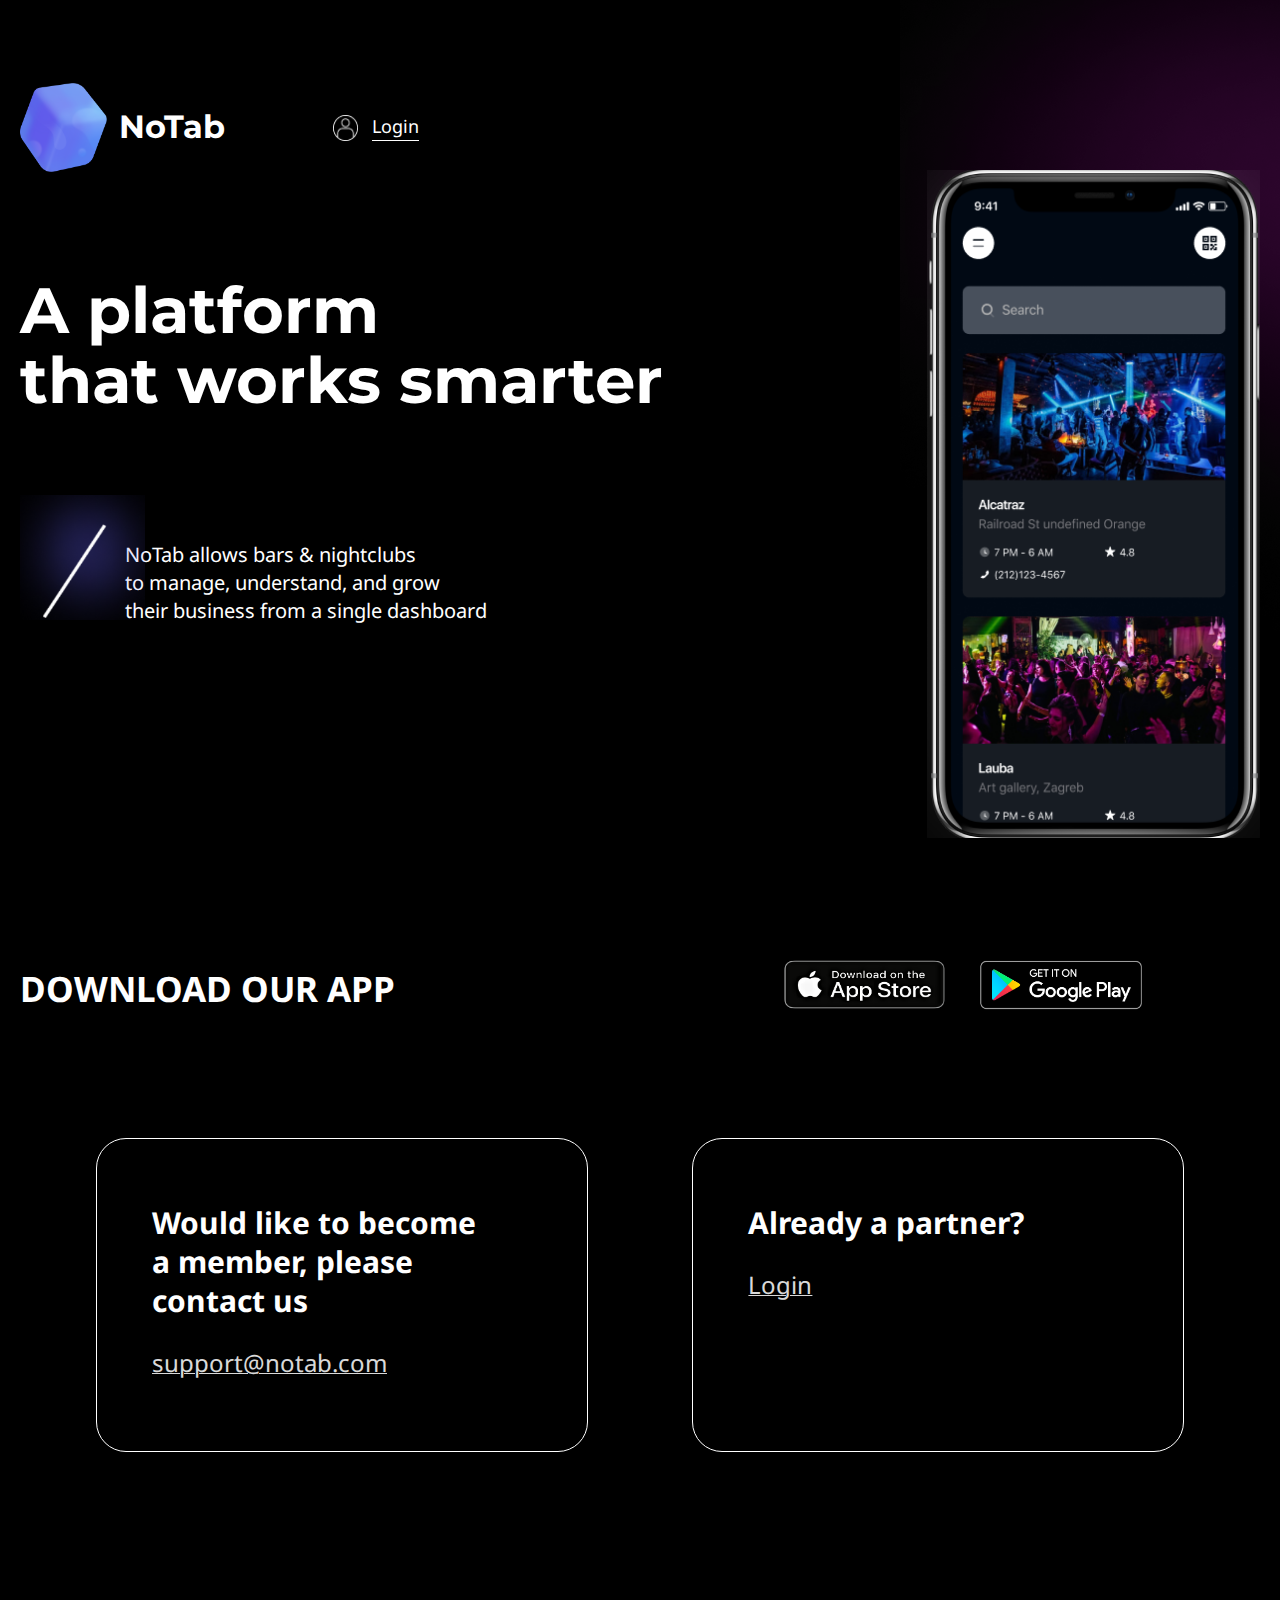
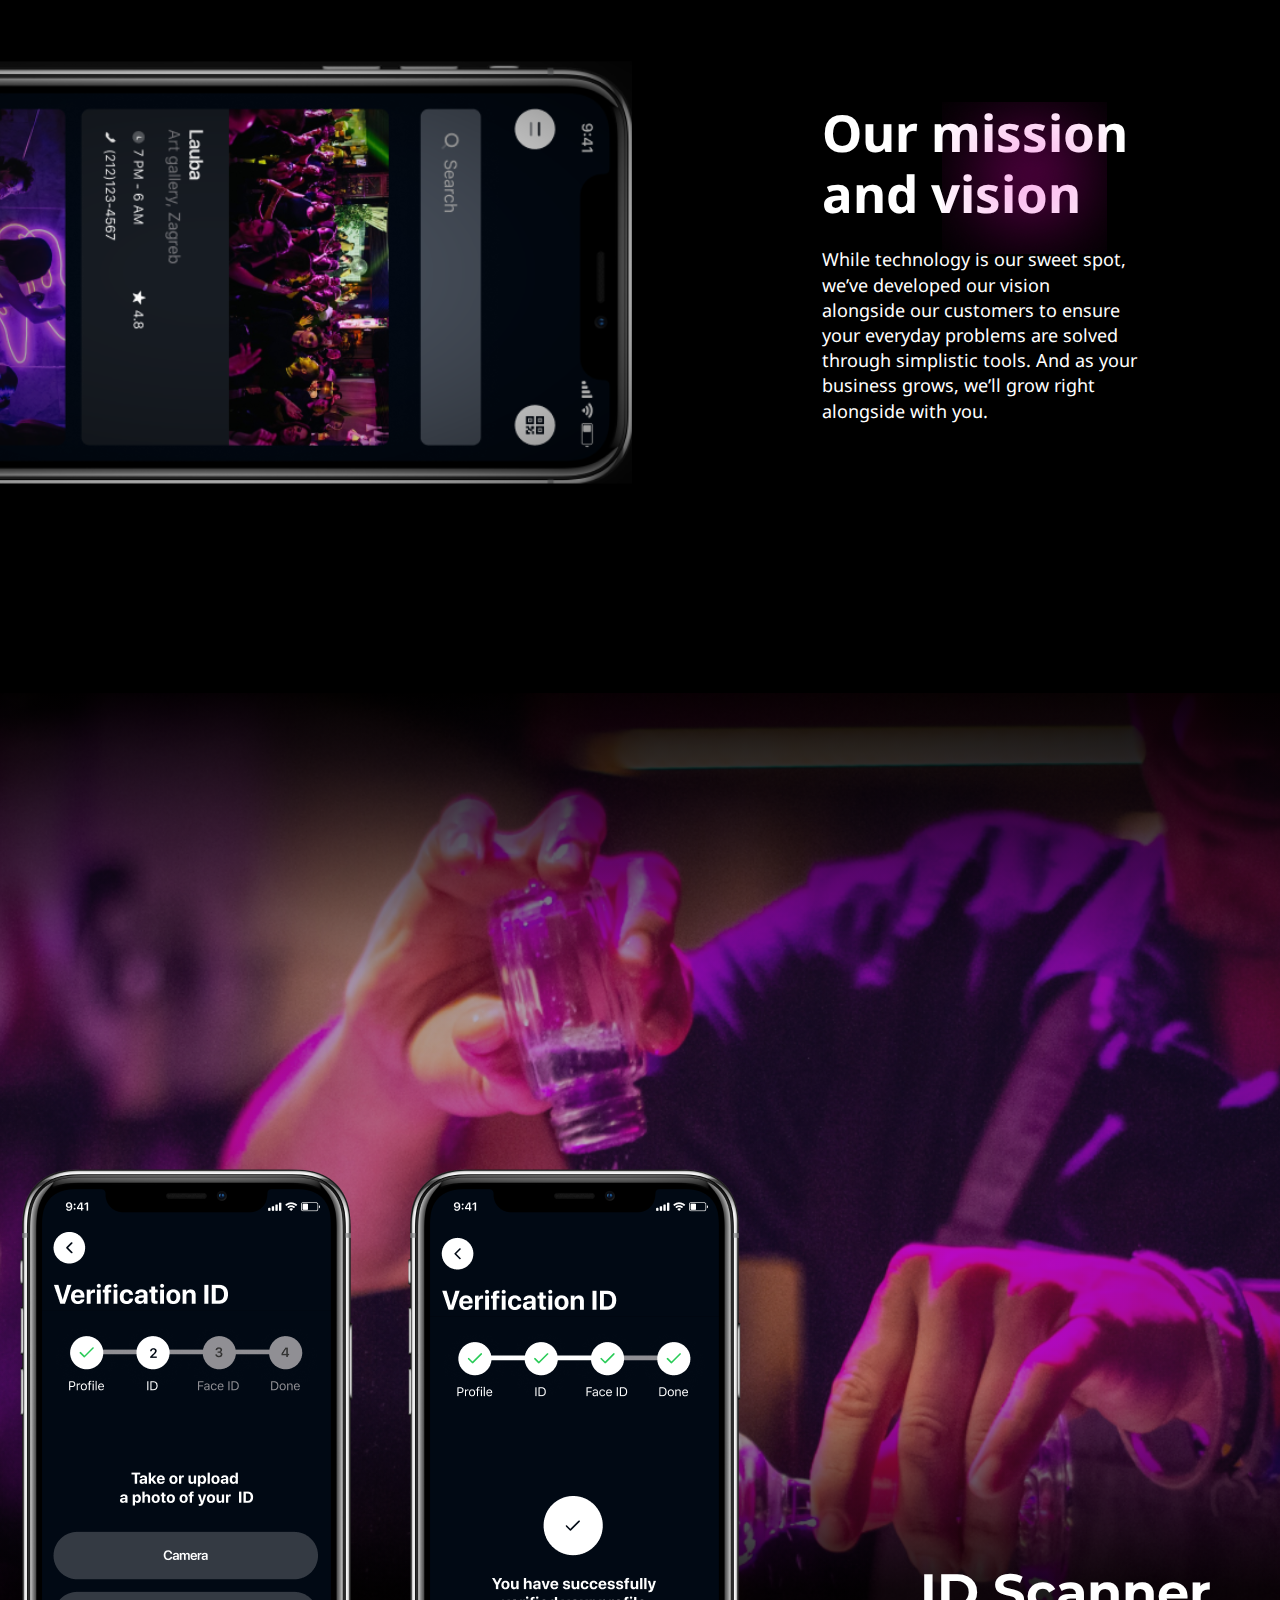
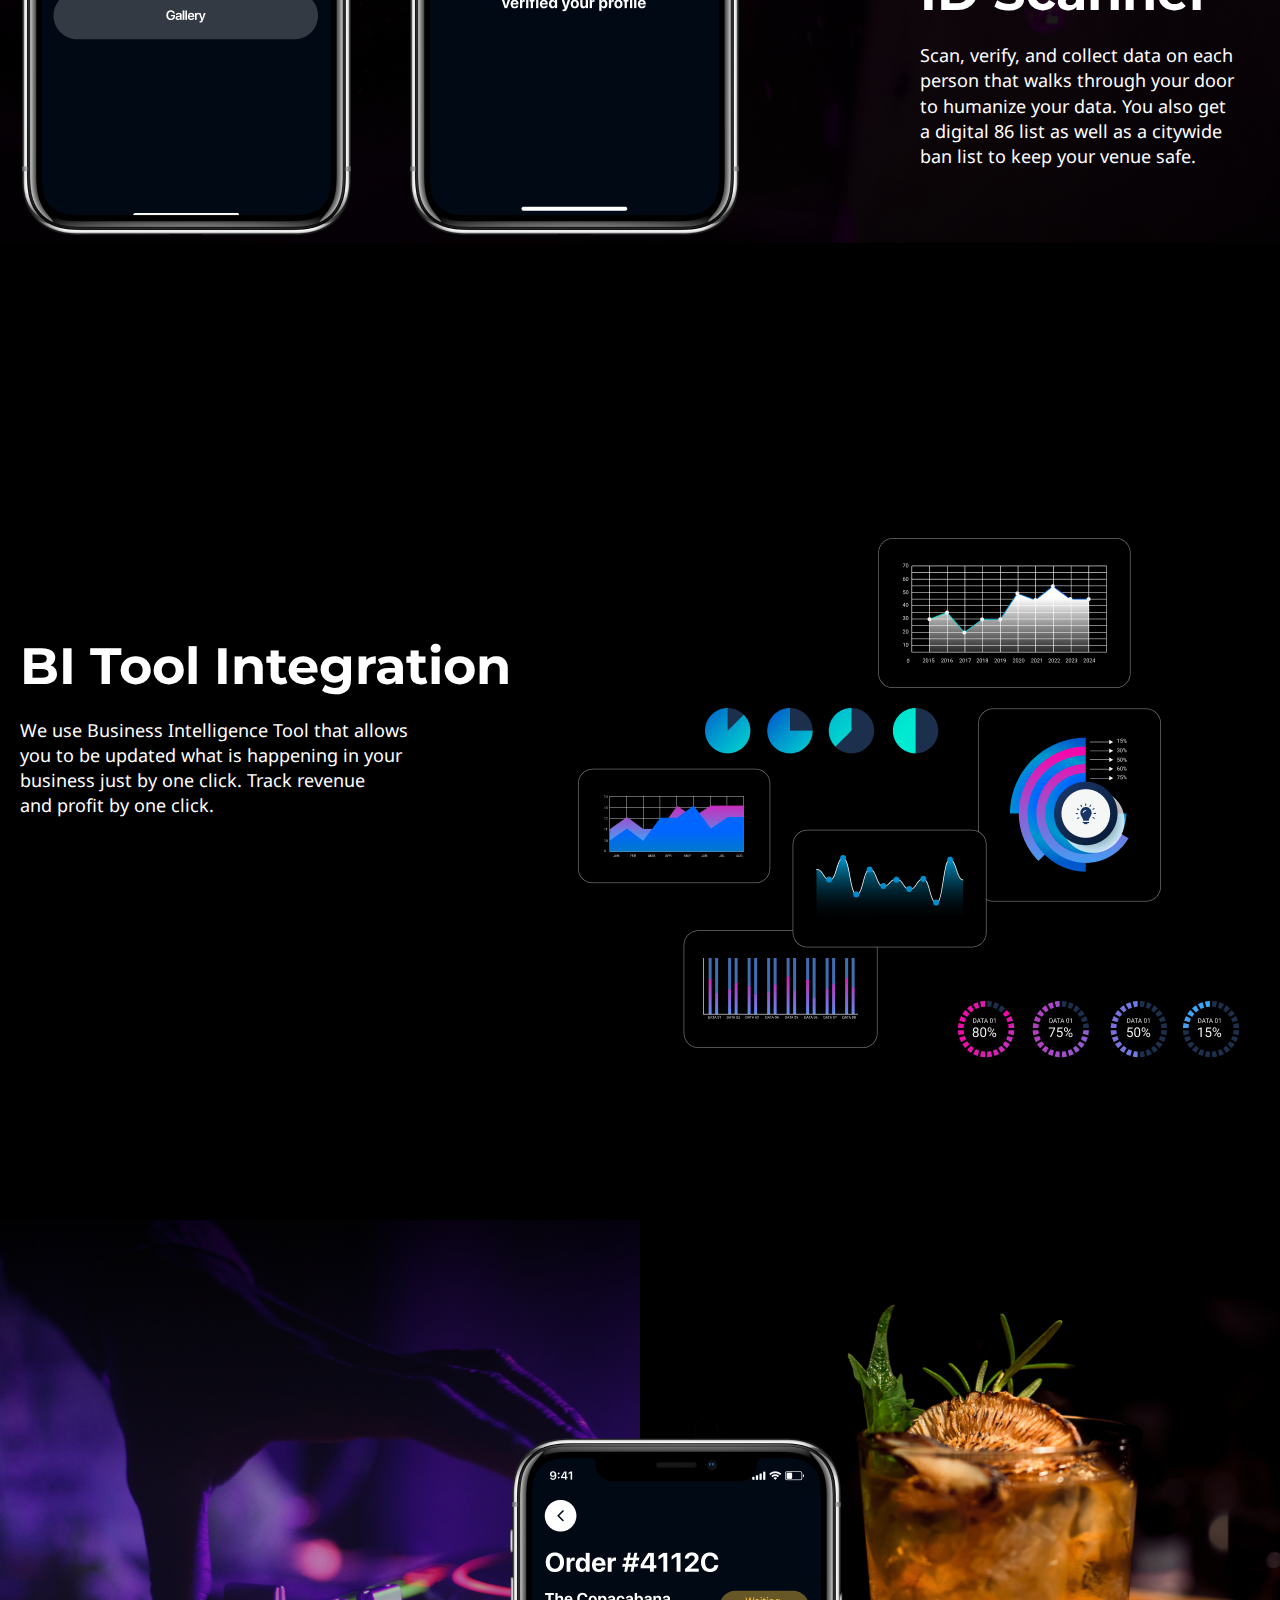
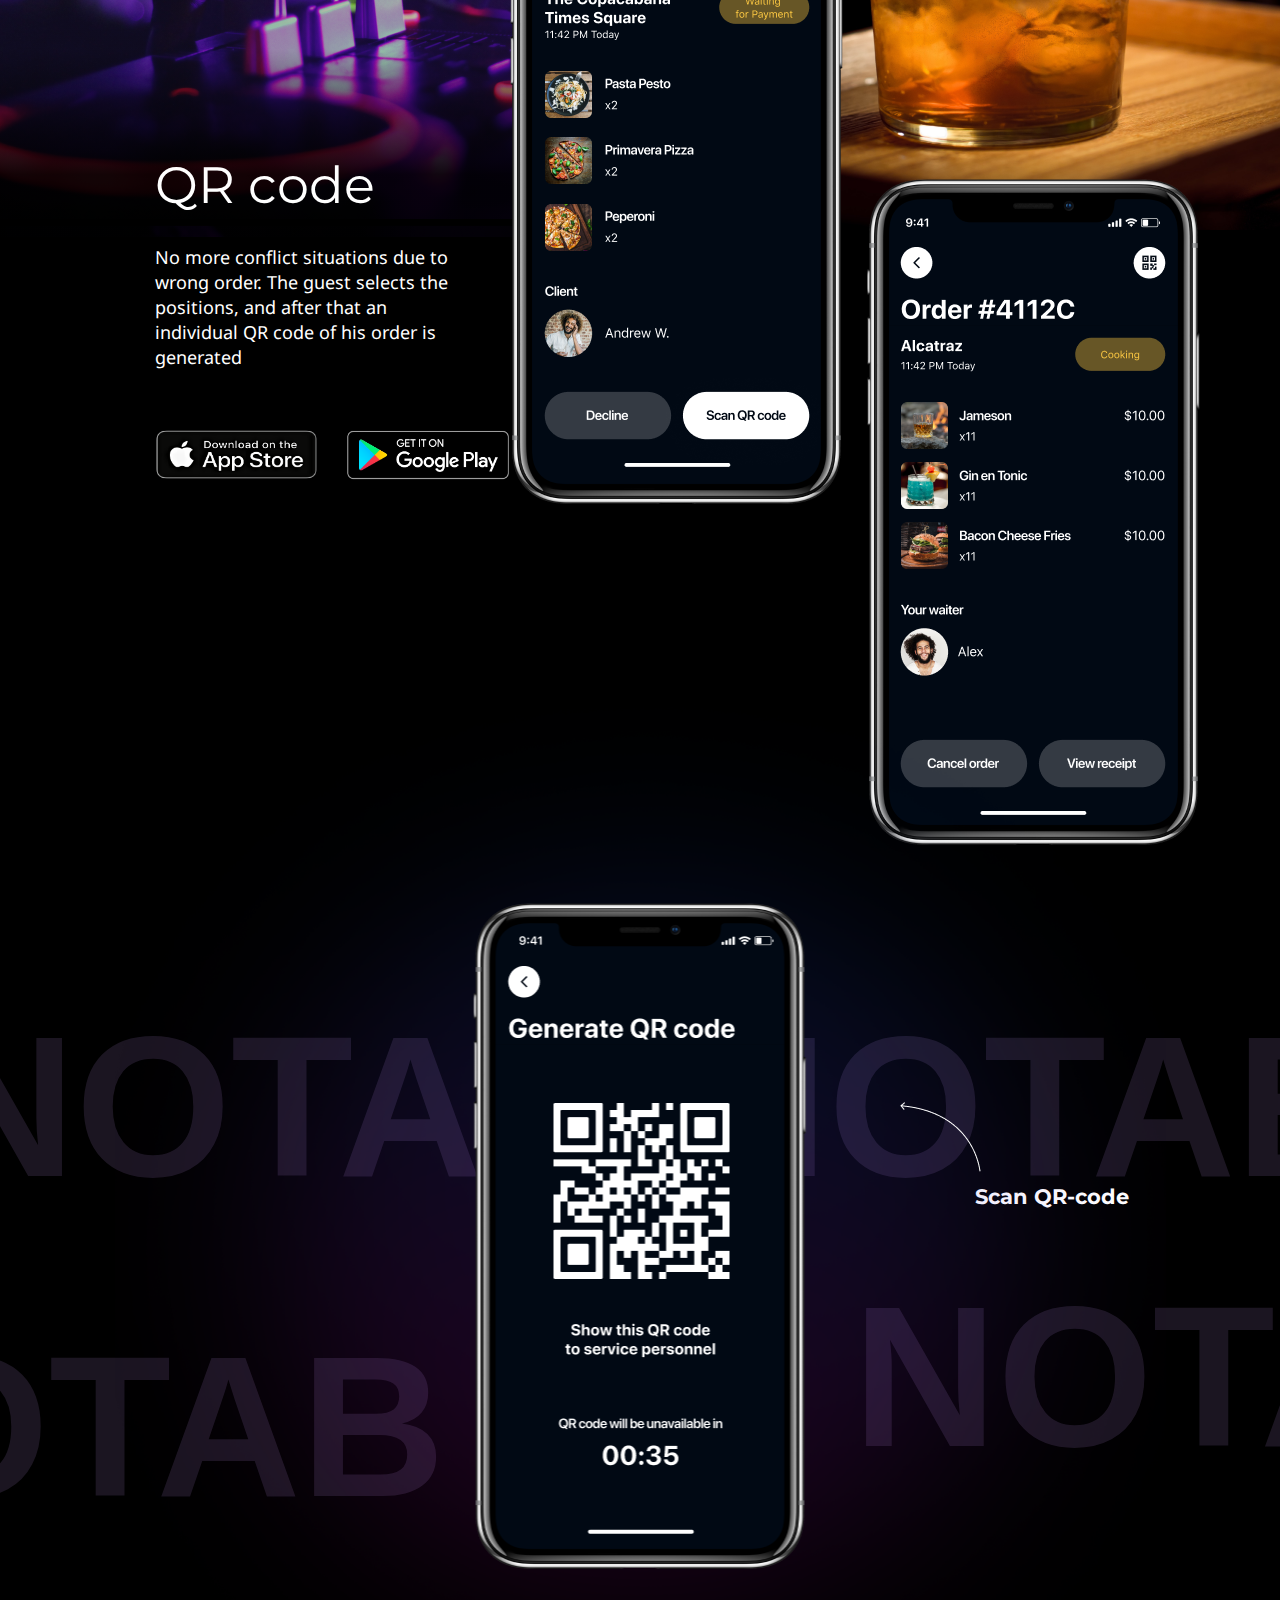
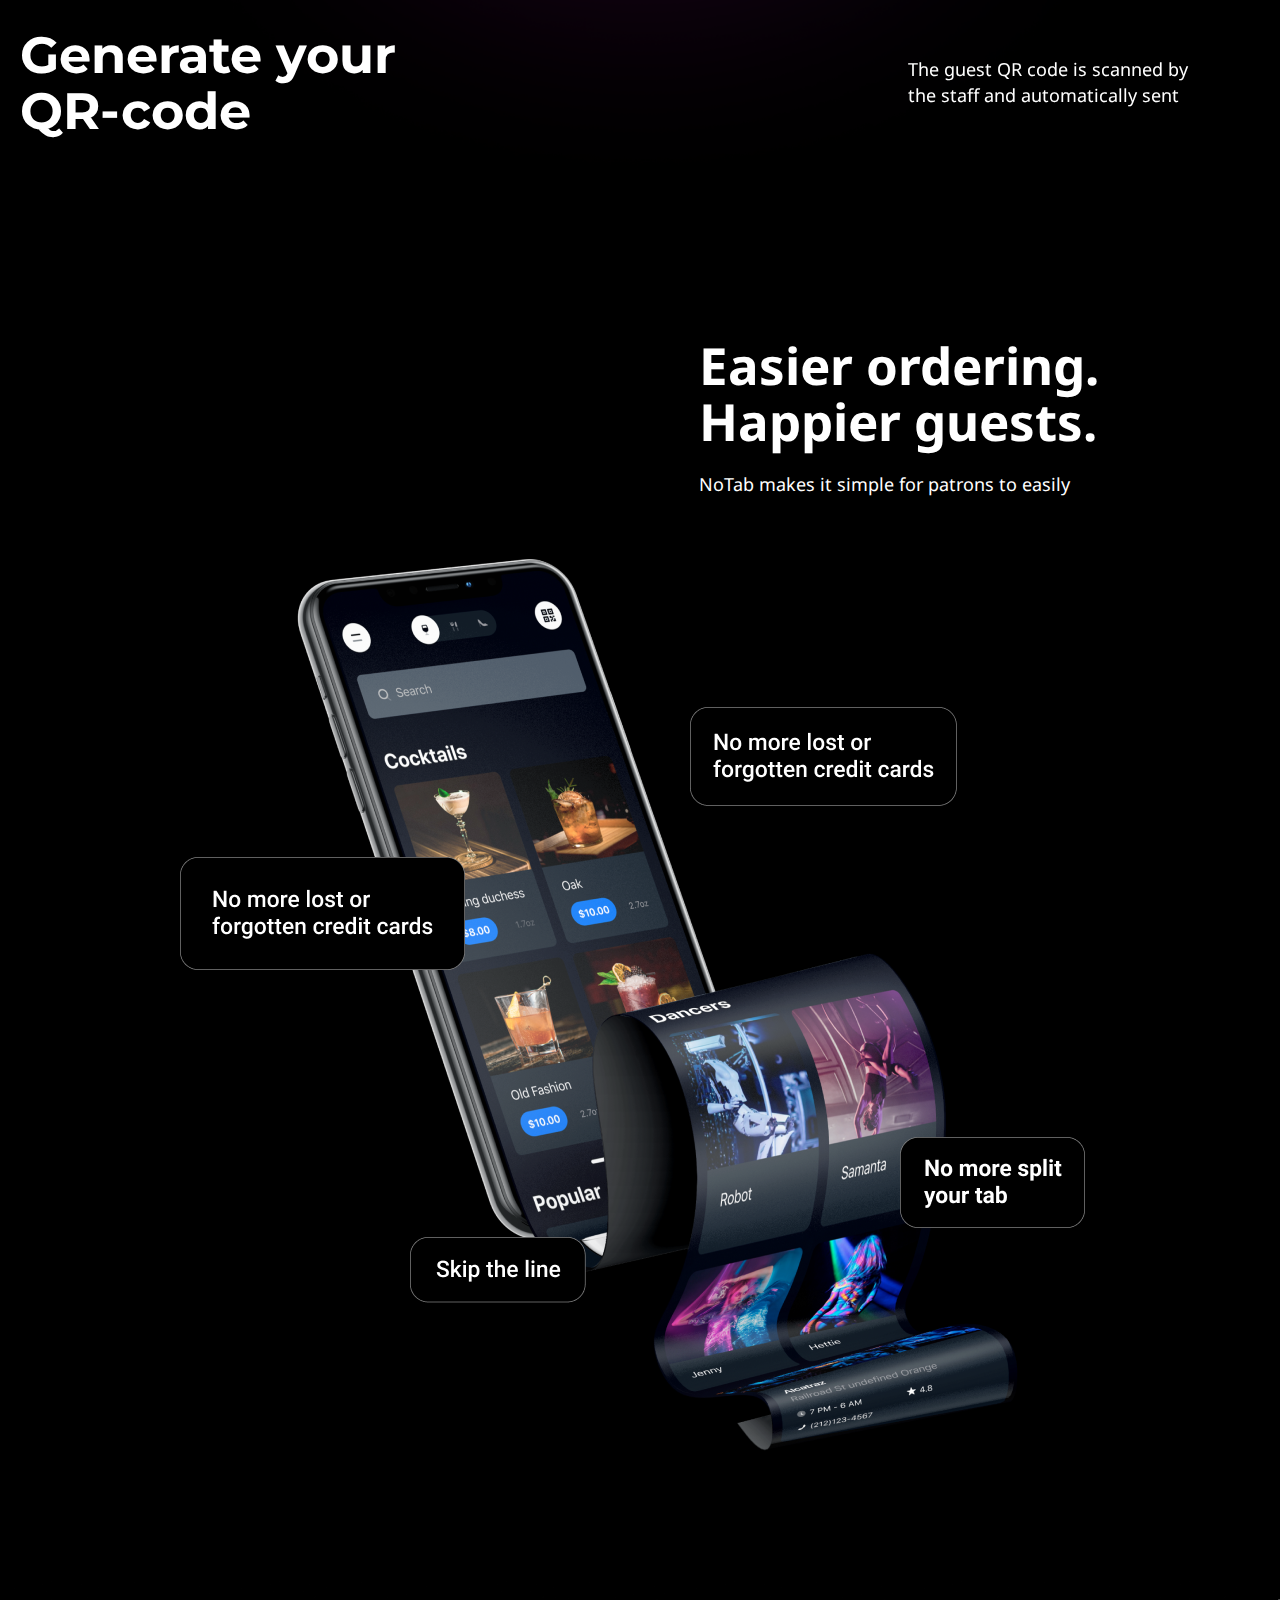
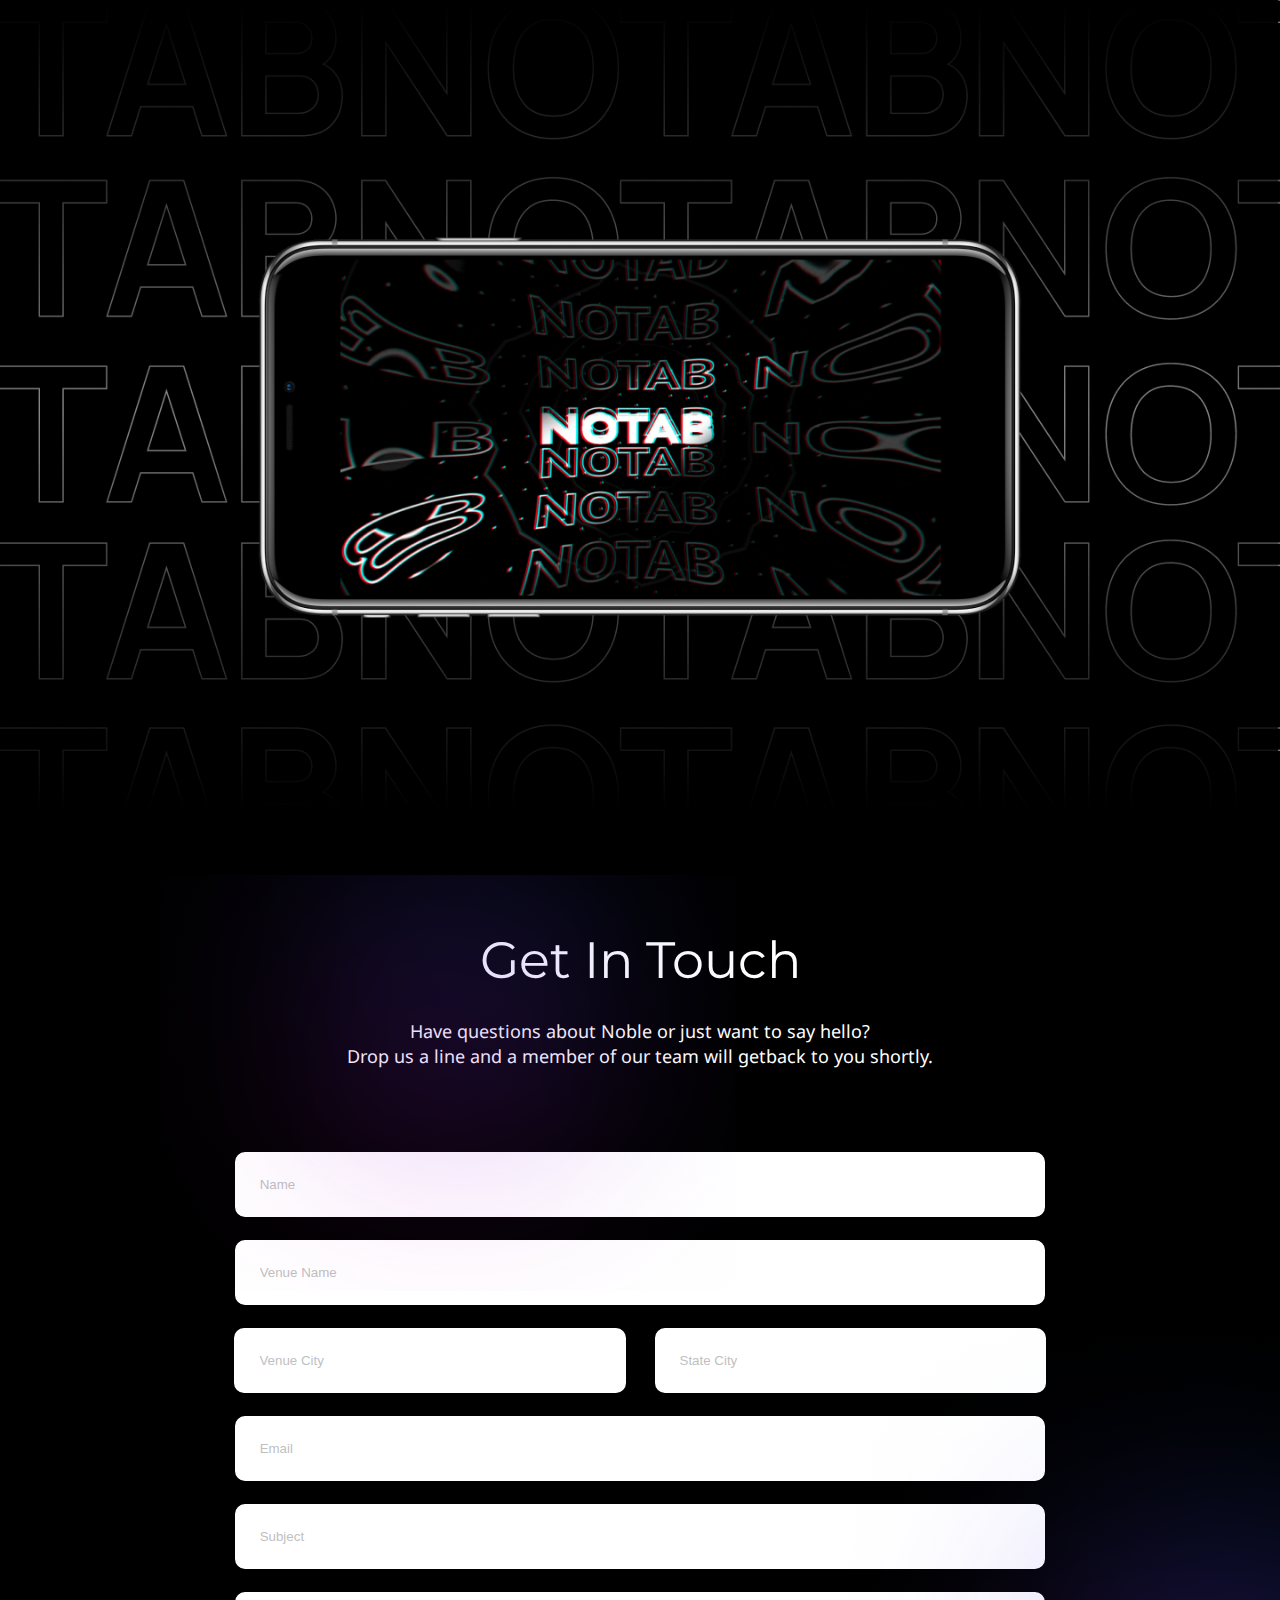
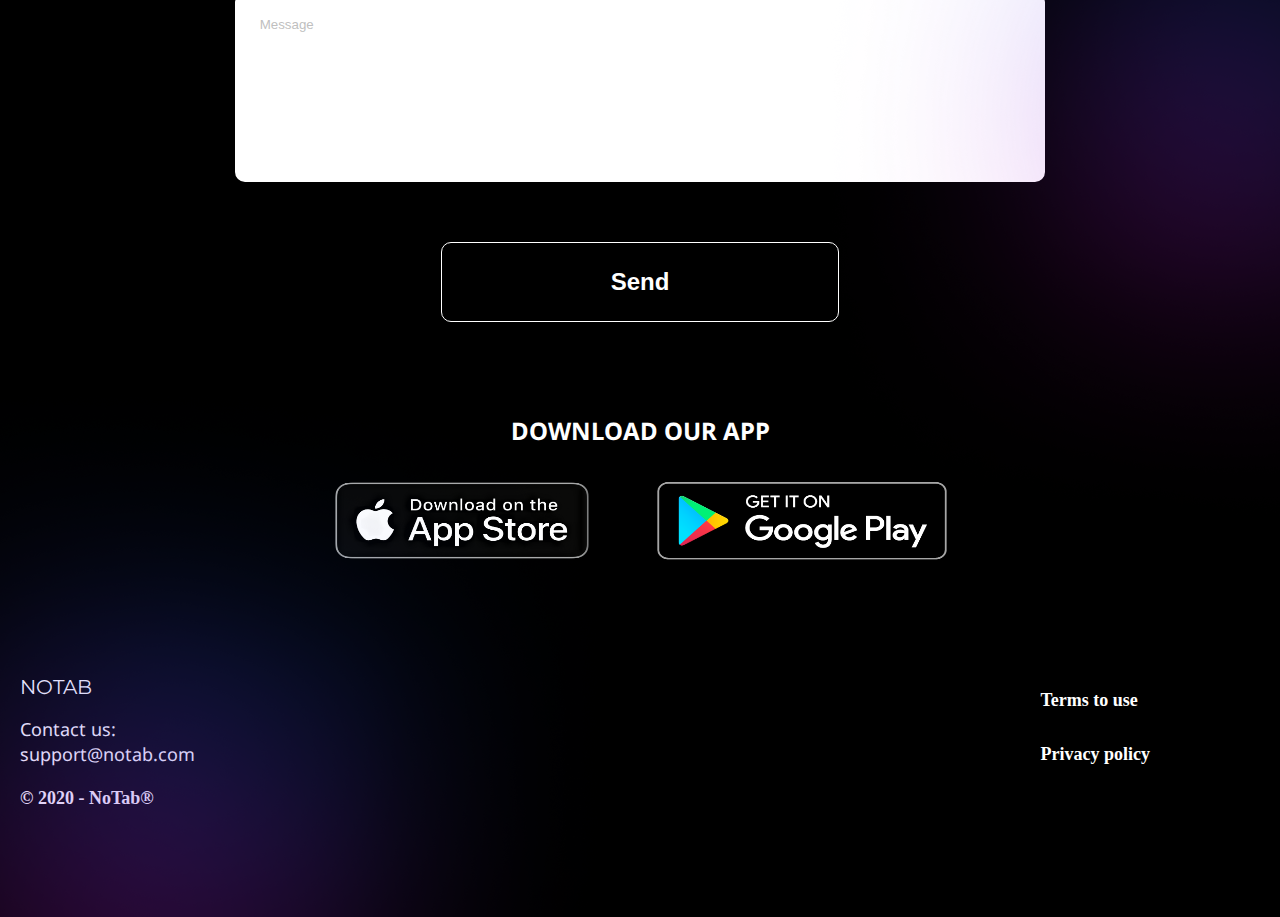
<file: Landing/index.html>
<!doctype html>
<html>
 <head>
    <meta charset="utf-8">
     <link href="https://fonts.googleapis.com/css2?family=Montserrat:wght@700&family=Noto+Sans:wght@400;700&family=Roboto:wght@500;700&display=swap" rel="stylesheet">
     <link rel="stylesheet" href="style.css">
     <meta name="viewport" content="width=device-width, initial-scale=1.0, maximum-scale=1.0, user-scalable=no">
     
     <title>Landing</title>
 </head>
 
<body>
    
<!-- HEADER -->
    <header class="header">
        <div class="container">
            <div class="header__inner">
               <img src="img/logo.png" class="logo__cube"  alt="">
                    <span class="logo" >NoTab</span>
               <img src="img/login.png" class="pep" width="26" height="25"
                   alt="">
                 <span class="login" >Login</span>   
                 
            </div>
        </div>
    </header>
    
    
<!-- INTRO -->
    <main class="intro">
         <div class="container">
             <section class="intro__inner">
                <img src="img/bg-dec/r.v1.png" alt="" class="vector1">
                 <img src="img/screen/screen1.png" alt="" class="screen__one">
             <h1 class="intro__title">
                 A platform <br />that works smarter</h1>
                 <img src="img/bg-dec/b.e1.png" alt="" class="ellipse1" width="125" height="125" >
             <h3 class="intro__subtitletext">
                 NoTab allows bars & nightclubs<br /> to manage, understand, and grow<br /> their business from a single dashboard</h3>
             </section>
                <article class="intro__download">
                     <h3 class="download__text">Download Our app</h3>
                    <div class="download__items">
                    <img src="img/app-store-png-logo-33116.png" alt="" class="badge" >
                     <img src="img/google-play-badge.png" alt="" class="badge" >
                    </div>
                    </article>
                </div>
    </main>

    
<!-- PARTNER -->
<div class="container">
    <div class="part">
        <article class="part__border" >
            <h3 class="part__title">Would like to become<br>
                a member, please<br> contact us</h3>
            <h6 class="part__subtitle" >support@notab.com</h6>
        </article>
        <article class="part__border" >
        <h3 class="part__title">Already a partner? </h3>
            <h6 class="part__subtitle" >Login</h6>
        </article>
    </div>
</div>

<!-- OUR MISSION -->
<div class="ourmission">
    <img src="img/screen/screen2.png" class="screen__two" alt="">
    <section class="ourmission__text">
        <h2 class="ourmission__title">Our mission and vision
            <img src="img/bg-dec/r.e.png" alt="" class="ellipse2">
        </h2>
        <a class="ourmission__subtitle">While technology is our sweet spot, we’ve developed our vision alongside
            our customers to ensure your everyday problems are solved through simplistic tools. And as your business grows, we’ll grow right alongside with you. </a>
    </section>
</div>

<!-- BARMEN -->
<div class="bar">
    <div class="container">
        <article class="bar__text">
            <h2 class="bar__title">ID Scanner</h2>
            <a class="bar__subtitle">Scan, verify, and collect data on each person that walks through your door
                to humanize your data. You also get
                a digital 86 list as well as a citywide ban list to keep your venue safe.</a>
        </article>
        <div class="bar__screens">
          <img src="img/screen/screen3.png" alt="" class="screen__three">
          <img src="img/screen/screen4.png" alt="" class="screen__three">
        </div>
    </div>
</div>


<!-- TOOLS -->
<div class="tools">
    <div class="container">
        <div class="tool__content">
        <div class="tools__text">
            <h2 class="tools__title">BI Tool Integration</h2>
            <a class="tools__subtitle">We use Business Intelligence Tool that allows<br> you to be updated what is happening in your<br> business just by one click. Track revenue<br>
                and profit by one click.</a>
        </div>
        <div class="tools__inner">
        <img src="img/tools/tool1.png" class="tool1" alt="">
        <img src="img/tools/tool2.png" class="tool2" alt="">
        <img src="img/tools/tool3.png" class="tool3" alt="">
        <img src="img/tools/tool4.png" class="tool4" alt="">
        <img src="img/tools/tool5.png" class="tool5" alt="">
        <img src="img/tools/tool6.png" class="tool6" alt="">
        <img src="img/tools/tool7.png" class="tool7" alt="">
        </div>
        </div>
    </div>
</div>

<!-- QR -->
<div class="qr">
    <div class="dj">
        <div class="container">  
            <div class="dj__content">
        <div class="dj__title">QR code</div>
            <div class="dj__subtitle">No more conflict situations due to wrong order. The guest selects the positions, and after that an individual QR code of his order is generated</div>
                <div class="badge__block2">
                    <img src="img/app-store-png-logo-33116.png" alt="" class="badge2" >
                    <img src="img/google-play-badge.png" alt="" class="badge2" >
                </div>
            </div> 
            </div>
        </div>
        <div class="coctail">
            <img src="img/coctail.png" alt="" class="coctail__background">
            <img src="img/bg-dec/Nightlife.png" alt="" class="nightlife">
            <div class="coctail__screens">
            <img src="img/screen/screen5.png" alt="" class="screen5">
            <img src="img/screen/screen6.png" alt="" class="screen6">
            </div>
        </div>
</div>




<!-- GENERATE -->
<div class="generate">
    <div class="container">
    <div class="generate__text">
    <div class="generate__title">Generate your QR-code</div>
    <div class="generate__subtitle">The guest QR code is scanned
        by the staff and automatically sent</div>
    </div>
     <img src="img/bg-dec/bgqr.png" alt="" class="bg__qr">
     <img src="img/screen/screen7.png" alt="" class="screen7">
     <img src="img/bg-dec/Arrow1.png" alt="" class="arrow">
     <span class="arrow__text">Scan QR-code</span>
    </div>
     <div class="caption__notab">
         <span class="caption1">notab</span>
         <span class="caption2">notab</span>
         <span class="caption3">notab</span>
         <span class="caption4">notab</span>
     </div>
</div>


<!-- EASIER -->
<div class="easier">
    <div class="container">
        <div class="easier__text">
            <div class="easier__title">Easier ordering.
                Happier guests.</div>
            <div class="easier__subtitle">NoTab makes it simple for patrons to easily</div>
        </div>
        <div class="easier__img">
        <img src="img/easier_bg.png" alt="" class="easier__bg">
        <img src="img/easier/easier1.png" alt="" class="easier1">
        <img src="img/easier/easier2.png" alt="" class="easier2">
        <img src="img/easier/easier3.png" alt="" class="easier3">
        <img src="img/easier/easier4.png" alt="" class="easier4">
        </div>
    </div>
</div>

<!-- NOTAB -->
<img src="img/Notab.png" alt="" class="Notab">

<!-- REGISTRATION -->
<div class="registration">
    <div class="container">
        <span class="registration__title">Get In Touch</span>
        <span class="registration__subtitle">Have questions about Noble or just want to say hello?<br>
            Drop us a line and a member of our team will getback to you shortly.</span>
            <form class="registration__labels">
            <label id="name"></label>
            <input type="text" class="rfield" placeholder="Name" name="name" required>
            
            <label id="venuename"></label>
            <input type="text" class="rfield" placeholder="Venue Name" name="venue name" required>

            <label id="venuecity"></label>
            <input type="text" class="rfield" placeholder="Venue City" name="venue city" required>
           
            <label id="statecity"></label>
            <input type="text" class="rfield" placeholder="State City" name="state city" required>
            
            <label id="email"></label>
            <input type="text" class="rfield" placeholder="Email" name="email" required>

            <label id="subject"></label>
            <input type="text" class="rfield" placeholder="Subject" name="subject" required>

            <label id="message"></label>
            <input type="text"  class="rfield" placeholder="Message" name="message" required>
            
        <button type="submit" id="btn" >Send</button>
    </form>

        <div class="reg__download">
            <span class="reg__title">DOWNLOAD OUR APP</span>
            <div class="reg__badges">
            <img src="img/app-store-png-logo-33116.png" alt="" class="badge3">
            <img src="img/google-play-badge.png" alt="" class="badge4">
            </div>
        </div>
        <img src="img/bg-dec/b.e3.png" alt="" class="be3">
            <img src="img/bg-dec/b.e4.png" alt="" class="be4">
            <img src="img/bg-dec/b.e5.png" alt="" class="be5"> 
        </div>
</div>


<!-- FOOTER -->
<footer class="footer">
    <div class="container">
        <div class="footer__left">
            <div class="footer__title">NOTAB</div>
            <div class="footer__subtitle">Contact us: support@notab.com</div>
            <div class="footer__year">© 2020 - NoTab®</div>
        </div>
        <div class="footer__right">
            <div class="right__title">Terms to use<br>Privacy policy</div>
        </div>
    </div>
</footer>

<!-- COOKIE -->

<form class="cookie" id="cookie" >
    <div class="container">
        <div class="cookie__title">We use cookie to improve your experience on our site. By using our site you consent cookies. </div>
    </div>
    <button type="button"  id="btn__cookie">OK</button>
    <div class="hidden" id="hidden"></div>
</form>


<script src="https://ajax.aspnetcdn.com/ajax/jQuery/jquery-3.2.1.min.js"></script>
<script src="app.js"></script>

</body>
</html>
</file>
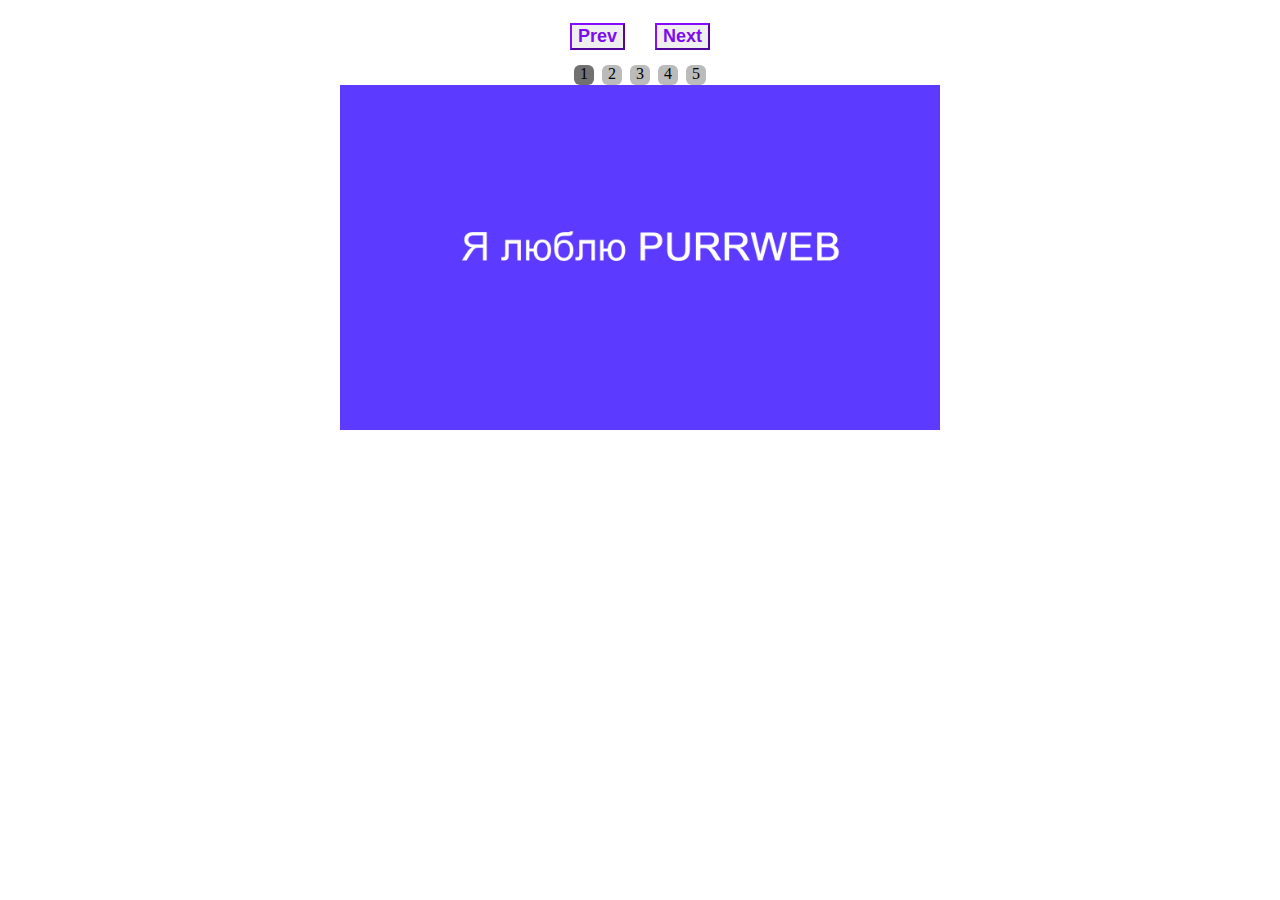
<file: Slider/slider.html>
<!doctype html>
<html>
 <head>
    <meta charset="utf-8">
     <link rel="stylesheet" href="style.css">
     <title>Slider</title>
 </head>
 
<body>
        <div class="buttons">
        <button class="prev" onclick="SlideNext(-1)">Prev</button>
        <button class="next" onclick="SlideNext(1)">Next</button>
        </div>
        <div style="text-align: center;">
            <span class="point" onclick="SlActual(1)">1</span>
            <span class="point" onclick="SlActual(2)">2</span>
            <span class="point" onclick="SlActual(3)">3</span>
            <span class="point" onclick="SlActual(4)">4</span>
            <span class="point" onclick="SlActual(5)">5</span>  
       </div>
    <div class="container">
            <img src="img/1.png" class="Slider" alt="">
            <img src="img/2.png" class="Slider" alt="">
            <img src="img/3.png" class="Slider" alt="">
            <img src="img/4.png" class="Slider" alt="">
            <img src="img/5.png" class="Slider" alt="">
          
    <script src="app.js"></script>
</body>
</html>
</file>
<file: Landing/style.css>
body{
    margin: 0;
    font-family: 'Noto Sans', sans-serif;
font-size: 18px;
    line-height: 1.4;
    color: #fff;
    background-color: #000;
    overflow-x: hidden;
}

*,
*:before
*:after{
    box-sizing: border-box;
}
h1,h2,h3,h4,h5,h6{
    margin: 0;
}

p{
    margin: 0 0 10px;
}
.badge{
    width:163px; 
    height:51px;
}
/* container
===============*/
.container{
    width: 100%;
    max-width: 1240px;
    max-height: none;
    margin: 0 auto;
    display: grid;
    padding: 0 15px;
}

/* Header
===============*/
.header{
    width: 100%;
    max-height: 130px;
    
   position: absolute;
    top: 60px;
    left: 0;
    z-index: 1000;
}

.header__inner{
    display: flex;
      padding: 23px 0;
     align-items: center;
}
.logo__cube{
    width:87px; 
    height:89px;
}
.logo{
    font-family: 'Montserrat', sans-serif;
    font-weight: 700;
    font-size: 32px;
    padding-left: 12px;
    color: #fff;
   
}
.pep{
    width: 25px;
    height: 26px;
    padding-left: 108px;
    padding-right: 14px; 
    fill: #fff;
}
.login{
    color: #fff;
    border-bottom: 1px solid;
    align-content: center;
}
.autorise{
    display: flex;
    align-items: center;
}

.autorise:hover .pep{
    fill: #f00;
} 
.autorise:hover .login{
    color: #f00;
} 
/* INTRO */

.intro{
    display: flex;
}
.vector1{
    float: right;
    margin-left: 900px;
    position: absolute;
    top: 0;
    left: 0;
    z-index: 10;
}
.screen__one{
    width:333px; 
    height:668px;
    float: right;
    margin-top: 170px;
    margin-right: auto;
    background-color: transparent;
    position: relative;
    z-index: 10;
}
.intro__inner{
     width: 100%;
    max-height: 900px;
}
.intro__title{
    justify-content: flex-start;
    font-family: 'Montserrat',sans-serif;
    font-weight: 700;
    font-size: 64px;
    line-height: 1.1;
    height: 140px;
    width: 645px;
    padding-top: 275px;
}

.ellipse1{
    position: absolute;
    left: 10;
    top: 10;
    z-index: 10;
    margin-top: 80px;
}
.intro__subtitletext{
    display: flex;
    font-weight: 400;
    font-size: 20px;
    line-height: 1.4;
    width: 380px;
    height: 81px;
    padding-top: 126px;
    padding-left: 105px;
    position: relative;
    z-index: 1;
}
.intro__download{
    display: flex;
    height: 300px;
    align-items: center;
}
.download__text{
    font-family: 'Montserrat', sans-serif, #fff;
    font-weight: 700;
    font-size: 35px;
    text-transform: uppercase;
}
.download__items{
    margin-left: 388px;
    letter-spacing: 28px;
}

/* PARTNER */
.part{
  display: flex;
  padding-left: 76px;
  padding-right: 76px;
  justify-content: space-between;

}
.part__border{
    display: block;
    width: 45%;
    height: 312px;
    
    border: 1px solid;
    border-color: #fff;
    border-radius: 30px;
}
.part__title{
     margin-top: 64px; 
    margin-left: 55px; 
    font-weight: 700, bold;
    font-size: 30px;
    line-height: 1.3;
    margin-bottom: 28px;
}
.part__subtitle{
    text-decoration:underline 1px solid;
    margin-left: 55px;
    font-weight: 400;
    line-height: 1.25;
    font-size: 24px;
    opacity: 0.85;
}
.part__subtitle:hover{
    opacity: 1;
}


/* OUR MISSION */
.ourmission{
display: flex;

padding: 246px, 0;
}
.screen__two{
width: 33%;
max-width: 1000;
transform:rotate(90deg);
}
.ourmission__text{
width: 50%;
    margin-top: 250px;
margin-left: 400px; 

max-width: 315px; 
}
.ourmission__title{
    float: right;
font-family: 'Montserrat' sans-serif;
font-weight: 700,Bold;
font-size: 51px;
line-height: 1.2;
margin-bottom: 23px;
position: relative;
}
.ourmission__subtitle{
 font-weight: 400;
}
.ellipse2{
    position: absolute;
    left: 0;
    top: 0;
    z-index: 1;
    padding-left:  120px;
    margin-bottom: 30px;
}
/* BARMEN */
.bar{
    display: flex;
    align-items: flex-end;
    width: 100%;
    height: 1150px;
    background: linear-gradient(to top, rgba(0, 0, 0, 0.85) 22%, rgba(49, 29, 94, 0.3) 40%,rgba(49, 29, 94, 0.3) 75%,rgba(0, 0, 0, 0.85) 100%), #D02090 url(img/bar.png) center;  
    background-size:cover;
}
.bar__screens{
 letter-spacing: 50px;
}

.bar__text{
position: relative;
left: 900px;
top: 600px;
 max-width: 320px;
}
.bar__title{
 font-family: 'Montserrat',sans-serif;
 font-weight: 700,bold;
 font-size: 51px;
 line-height: 1.1;
 margin-bottom: 23px;
}
.screen__three{
    width:333px; 
    height:668px;
}

/* TOOLS 
===========================================*/
.tools{
    margin: 155px 0;
}
.tool__content{
    align-items: center;
    display: flex;
}
.tools__text{
     width: 45%; 
}
.tools__title{
font-family: 'Montserrat', sans-serif;
font-weight: 700, bold;
line-height: 1.1;
 font-size: 51px;
 margin-bottom: 23px;
}
.tools__inner{
    position: relative;
    margin-top: 140px;
    width: 55%; 
    height: 520px;
}
.tool1{
    position: absolute;
    left: 300px;
}
 .tool2{
    position: absolute;
    left: 127px;
    top: 170px;
}
.tool3{
    position: absolute;
    top: 230px;
} 
.tool4{
    position: absolute;
    left: 214px;
    bottom: 110px;
    z-index: 100;
}
.tool5{
    position: absolute;
    top: 170px;
    right: 99px;
} 
.tool6{
    position: absolute;
    left: 105px;
    bottom: 10px;
} 
.tool7{
    position: absolute;
    bottom: 0;
    right: 20px;
} 
/* QR
========================= */
.qr{
    display: flex;
    max-height: 1270px;
}
.dj{
    position: relative;
    width: 50%;
    background-size: cover;
    background: linear-gradient(to top, rgba(0, 0, 0, 0.92) 10%, rgba(49, 29, 94, 0.3) 30%,rgba(49, 29, 94, 0.3) 55%,rgba(0, 0, 0, 0.85) 100%), url(img/dj.png);
}
.dj__content{
    position: absolute;
    top: 537px;
    left: 155px;
}
.dj__title{
    font-family: 'Montserrat', sans-serif;
    font-weight: 700,bold;
    font-size: 51px;
    margin-bottom: 23px;
}
.dj__subtitle{
    max-width: 315px;
    margin-bottom: 58px;
}
.badge__block2{
    display: flex;
}
.coctail{
    width: 50%;
    position: relative;   
}

.badge2{
    width: 163px;
    height: 51px;
    margin-right: 28px;
}
.nightlife{
    position: absolute;
    right: 115px;
}
.screen5{
    position:absolute;
    top: 225px;
    left: -130px;
}
.screen6{
    position: absolute;
    top: 566px;
    right: 80px;
}

/* GENERATE
============================================ */
.generate{
    margin-top: 1000px;
    position: relative;
}
.generate__text{
    display: flex;
    width: 100%;
    align-items: center;
    position: absolute;
    z-index: 3;
    top: 390px;
    justify-content: space-between;
}
.generate__title{
    max-width: 381px;
    font-family: 'Montserrat', sans-serif;
    line-height: 1.1;
    font-weight: 700;
    font-size: 51px;
}
.generate__subtitle{
    max-width: 292px;
    padding-right: 100px;
}
.bg__qr{
    max-width: 1222px;
    max-height: 1152px;
    position: absolute;
    z-index: 1;
    top: 50%;
    left: 50%;
    transform: translate(-50%, -50%);
}
.arrow{
    position: absolute;
    top: -135px;
    left: 900px;
    z-index: 10;
}
.arrow__text{
    position: absolute;
    font-family: 'Montserrat';
    font-weight: 700;
    font-size: 21px;
    top: -55px;
    left: 975px;
}
.caption__notab{
    font-family: 'Moontserrat', sans-serif;
    font-weight:bolder;
    font-size: 200px;
    text-transform: uppercase;
    opacity: 50%;
    color:#372B43;
}
.caption1{
    position: absolute;
    z-index: 2;
    top: -270px;
    left: -69px;
}
.caption2{
    position: absolute;
    z-index: 2;
    top: -270px;
    right: -100px;
    max-width: 100%; 
    overflow: hidden;
}
.caption3{
    position: absolute;
    z-index: 2;
    top: 50px;
    left: -251px;
}
.caption4{
    position: absolute;
    z-index: 2;
    top: 0px;
    right: -269px;
    /* max-height: 100%; */
    overflow: hidden;
}
.screen7{
    position: absolute;
    z-index: 100;
    top: 50%;
    left: 50%;
    transform: translate(-50%, -50%);
}


/* EASIER
=============================== */
.easier{
  margin-top: 700px;
}
.easier__text{
    position: absolute;
    right: 160px;
}
.easier__title{
    font-family: 'Montserrat' sans-serif;
    font-weight: 700;
    font-size: 51px;
    line-height: 1.1;
    max-width: 421px;
    margin-bottom: 23px;
}
.easier__img{
    width: 100%;
    position: relative;
    z-index: 1;}
.easier__bg{
    margin-top: 160px;
    display: flex;
    margin-left: auto;
    margin-right: auto;
}
.easier1{position: absolute; top: 370px; left: 670px;}
.easier2{position: absolute; top: 520px; left: 160px;}
.easier3{position: absolute; top: 800px; left: 880px;}
.easier4{position: absolute; top: 900px; left: 390px;}

/* NOTAB */
.Notab{
    width: 100%;
}

/* REGISTRATION */
.registration{
    display: flex;
    width: 100%;
    justify-content: center;
    text-align: center;
    flex-direction: column;
    position: relative;
}
.registration__title{
    font-family: 'Montserrat',sans-serif;
    font-weight: 700, bold;
    font-size: 51px;
    margin-bottom: 23px;
}
.registration__subtitle{
   margin-bottom: 82px;
}
.registration__labels{
    width: 818px;
    margin-left: auto;
    margin-right: auto;
} 

input[type=text]{
    display: inline-block;
    justify-content: center;
    padding: 23px;
    background: #fff;
    border: 2px solid #fff;
    border-radius: 10px;
    max-width: 818px;
    width: 93%;
    margin-bottom: 23px;
    transition: all 0.5s;
    -webkit-transition: all 0.5s;
    -moz-transition: all 0.5s;
}
input[type=text].error:invalid{
    border: 2px solid #f00;
} 
input[type=text]:focus{
    outline: none;
    border-color: #07a6e6;
}
::placeholder{
    color: #BFBFBF;
}
input[name="venue city"]{
 margin-right: 24px;
}
input[name="venue city"],input[name="state city"]{
width: 41.7%;
}
input[name="message"]{
    padding-bottom: 148px;
    margin-bottom: 0;
   }
#btn{
    background-color:transparent;
    padding: 25px 167px;
    margin: 60px 0;
    margin-right: auto;
    margin-left: auto;
    color:#fff;
    font-size: 24px;
    font-weight: 700;
    border: 1px solid;
    border-radius: 10px;
    width: 398px;
}
#btn:hover{
    color: red;
}
.reg__download{
    display: flex;
   flex-direction: column;
    
}
.reg__title{
    font-size: 24px;
    text-transform: uppercase;
    font-weight: 700;
    margin: 32px 0;
}
.reg__badges{
    position: static;
    bottom: -80px;
    left: 290px;
}
.badge3{
    width: 258px;
    height: 81px;
    margin-right: 59px;
}
.badge4{
    width: 292px;
    height: 82px;
}
.be3{
    position: absolute;
    top: -50px;
    left: 160px;
    z-index: 1;
}
.be4{
    position: absolute;
    right: -10px;
    top: 350px;
    z-index: 1;
}
.be5{
    position: absolute;
    left: 0;
    bottom: -350px;
}



/* FOOTER
=============================================== */
.footer{
    display:flex;
    width: 100%;
    height: 350px;
    align-items: center; 
    
}
.footer__left{
    max-width: 171px;
    display: flex;
    flex-direction: column;
}
.footer__title{
    font-family: 'Montserrat', sans-serif;
    font-weight: 700, bold;
    font-size: 20px;
    margin-bottom: 16px;
}
.footer__subtitle{
    margin-bottom: 19px;
}
.footer__year{
font-family: 'Avenir';
font-weight: 800;
}

.footer__right{
    position: absolute;
    right: 130px;
}

.right__title{
    font-weight: 800;
    font-family: 'Avenir';
    line-height: 3;
}


/* COOKIE */
.cookie{
    position: sticky;
    bottom: 0;
    z-index: 100;
    display: flex;
    background-color: #212834;
    width: 100%;
    height: 93px;
    align-items: center;
    transition: all 0.5s;
    -webkit-transition: all 0.5s;
    -moz-transition: all 0.5s;
}
.cookie.hidden{
    display: none;
}
.cookie__title{
    font-size: 14px;
    margin-right: 30px;
}
#btn__cookie{
    background-color: #6e6e6e;
    font-size: 14px;
    text-transform: uppercase;
    border: 1px solid #fff;
    border-radius: 6px;
    color: #fff;
    padding: 17px 56px;
    float: right;
    margin-right: 24px;
}
#btn__cookie:hover{
    color: black;
    border: 1px solid black;
}







/* Media
===================*/





@media(max-width: 1215px){
    /* Header */
    .container{
        width: auto;
    }
    /* INTRO */
    .vector1{
        margin-left: auto;
    }
.intro__title{
    height: 140px;
    width: 900px;
}
    .download__text{
        font-size: 30px;
        margin-bottom: 34px;
    }
    .download__items{
        margin-left: auto;
        margin-right: auto;
    }
     .intro__download{
        flex-direction: column;
        text-align: center;
        justify-content: center;
        

    } 
    .intro__items{
        margin-left: 0px;
    }
    /* BAR */
    .bar__screens{
        margin-left: auto;
        display: flex;
    }
    .bar__text{
        width:100%;
        margin-top: 154px;
        left: 0;
        top: 0;
    }
    .screen__three{
        margin-top: 55px;
        width: 287px; 
        height:575px;
        margin-right: 50px;
    }
    .bar__subtitle{
        margin-bottom: 70px;
    }
    
    /* FOOTER */
    .footer__right{
        display: flex;
        position: static;
        right: auto;
        padding: 0 55px;
        text-align: center;
    }
    .footer__left{
        text-align: center;
        max-width: 220px;
        margin-top: 50px;
    }
    .footer__subtitle{
        font-size: 14px;
    }
    .footer>.container>.footer__right{order: 1;}
    .footer>.container>.footer__left{order: 2;}
    .footer__year{font-size: 14px;}
}






@media(max-width: 977px){
/* INTRO */
.intro__title{
    position: relative;
    left: 0;
    z-index: 1;
    height: auto;
    width: auto;
}
.ellipse1{
    display: none;
}
.intro__subtitletext{
    position: relative;
    padding-top: 74px;
    padding-left: 0px;
    font-size: 20px;
}
.screen__one{
    left: auto; 
    padding-top: 88px;
    width: 250px; 
    height:auto;
}
/* PARTNER */
.part{
    flex-direction: column;
    padding-left: 15px;
    padding-right: 0;
}
.part__border{
    height: auto;
    width: 450px;
    margin-bottom: 30px;
}
.part__title{
    margin-top: 39px; 
    margin-left: 33px;
    font-size: 24px;
}
.part__subtitle{
    margin-left: 33px;
    font-size: 18px;
    margin-bottom: 40px;
}
/* OURMISSION */
.ourmission{
    display: flex;
    flex-direction: column;
    justify-content: center;
}
.screen__two{
    width: 250px;
    transform:none;
    margin-bottom: 190px;
    }
.ourmission__text{
    position: relative;
    z-index: 15;
    margin-top: 10px;
margin-left: 30px;
        margin-top: 250px;
    margin-left: 0px; 
    
    max-width: auto; 
}
.ellipse2{
    padding-left: 0;
    top: -50px;
    left: -50px;
}
.ourmission__title{width: 340px;
font-size: 28px;
float: left;}
.ourmission__subtitle{width: auto;
font-size: 20px;}
.ourmission>.ourmission__text{order: 1;
    margin-left: auto;
    margin-right: auto;}
.ourmission>.screen__two{order: 2;
margin-left: auto;
margin-right: auto;
margin-top: 163px;}
/* BAR */
.bar{
    height: 0px;
    padding-bottom: 56.25%;
    flex-flow: column;
}
.bar__screens{
    flex-direction: column;
    
}
/* TOOLS */
.tools{
    margin-top: 1500px;
}
.tool__content{
    display: block;
}
.tools__text{
    margin: auto;
    width: auto;
}
.tools__title{
font-size: 36px;
}
.tools__inner{
    margin: auto;
    margin-top: 10px;
    width: 100%;
}
/* QR */
.qr{
    display: block;
}
.dj{
    width: 100%;
    padding-bottom: 96.25%;
    background-size:cover;
}

.coctail{
    margin-top: 410px;
    width: 100%;
    padding-bottom: 56.25%
}
.screen5{
    position: static;
    width: 280px;
    height: 563px;
    margin-bottom: 50px;
}
.screen6{
    position: static;
    width: 280px;
    height: 563px;
}
.coctail__screens{
    display: flex;
    flex-direction: column;
    align-items: center;
}
.nightlife{
    width: 88px;
    right: auto;
    top: 160px;
    left: 0;
}
.coctail__background{
   width: 100%;
}
.badge__block2{
    flex-direction: column;
    align-items: center;
    margin-top: 24px;
}
.badge2{
width: 185px;
height: 60px;
margin-bottom: 24px;
}

/* GENERATE */
.generate{
    margin-top: 2600px;
}
.arrow{
    transform: rotate(45deg);
    top: 280px;
    left: 630px;
}
.arrow__text{
    font-size: 18px;
    top: 380px;
    left: 560px;
}
/* EASIER */
.easier1{ left: 430px;}
.easier3{ left: 510px;}

/* REGISTRATION */
.registration__labels{
    width: auto;
}
input[name="venue city"]{
    margin-right: 0;
   }
   input[name="venue city"],input[name="state city"]{
   width: 93%;
   }
   input[type=text]{
       width: 85%;
   }
   #btn{
       width: 345px;
       padding: 25px 150px;
   }
   .be3{left: -200px;}
   .be4{right: -60px;top: 700px;}
}













@media(max-width:800px){
    /* GENERATE */
    .generate{
        margin-top: 2350px;
        
    }
    .generate__text{
    display: block;
    top: -500px;
    }
    .generate__title{
        max-width: 500px;
        font-size: 36px;
        margin-bottom: 24px;
    }
    .screen7{
        width: 280px;
        height: 563px;
    }
    .caption__notab{
        font-size: 150px;
    }

    /* REGISTRATION */
.reg__badges{
    display: flex;
    flex-direction: column;
    bottom: auto;
    left: auto;
    align-items: center;
}
    .badge3, .badge4{
        width: 185px;
        height: 60px;
    }
    .badge3{
        margin-right: 0;
        margin-bottom: 24px;
    }
    
}




@media(max-width: 700px){
/* Intro */
.intro__title{
    max-width: 400px;
}
.intro__subtitletext{
    float: left;
}
.screen__one{
    position: absolute;
    right: -55px;
}
/* QR */
.coctail{
    margin-top: 320px;
}
/* GENERATE */
.generate{
    margin-top: 2750px;
}
 .arrow{
        top: 220px;
        left: 430px;
    }
.arrow__text{
        font-size: 18px;
        top: 320px;
        left: 360px;
    }
.caption__notab{font-size: 100px;}


/* EASIER */
.easier{
    margin-top: 450px;
}
.easier__text{
    position: static;
}
.easier__bg{
    margin-top: 145px;
    width: 360px;
    height: 430px;
}
.easier__title{
    max-width: 198px;
    font-size: 24px;
}
.easier__subtitle{
    font-size: 16px;
}
.easier1{width:165px;height:57px; top: 80px; left: 39px;}
.easier2{width:171px;height:62px; top: 160px; left: 240px;}
.easier3{width:122px;height:58px; top: 570px; left: 275px;}
.easier4{width:107px;height:43px; top: 480px; left: 29px;}
/* NOTAB */
.Notab{display: none;}

/* REGISTRATION */
.registration{
    margin-top: 140px;
}
}







@media(max-width: 600px){
/* HEADER */
.header{ 
    top: 40px;
    justify-content: space-between;
} 
.logo__cube{
    width: 51px; 
    height: 53px;
}
.logo{
    font-size: 20px;
}
.pep{
    display: none;
}
.login{
    margin-left: auto;
    justify-content: end;
    padding-bottom: 4px;
    border-bottom: 1px solid;
}
/* INTRO */

.intro__title{
    font-size: 40px;
}
.intro__subtitletext{
    padding-top: 74px;
    padding-left: 0px;
    font-size: 18px;
    width: 300px;
}
.screen__one{
    padding-top: 68px;
    width: 181px; 
    height:auto;
    margin-right: 0;
    margin-left: auto;
}
.download__text{
    font-size: 24px;
    margin-right: auto;
    margin-left: auto;
}
/* PARTNER */
.part__border{
    height: auto;
    width: auto;
    margin-bottom: 30px;
}
/* OURMISSION */
.ourmission__text{
    width: auto;
    margin-top: 150px;
}
/* BAR */
.bar__text{
    max-width: 345px;
}
.bar__title{
    font-size: 24px;
}
.bar__subtitle{
    font-size: 16px;
    max-height: 88px;
    justify-content: center;
}
.screen__three{
    margin-right: 25px;
}
/* TOOLS */
.tools{
    margin-bottom: 35px;
}
.tools__inner{
    height: 300px;
}
.tool1{
    width: 144px;
    height: 86px;
    left: -50px;
    top: 150px;
}
 .tool2{
    width: 109px;
    height: 21px;
    left: 31px;
    top: 70px;
}
.tool3{
    display: none;
} 
.tool4{
    width: 90px;
    height: 55px;
    top: 55px;
    left: 200px;
}
.tool5{
    width: 85px;
    height: 90px;
    top: 20px;
    right: -20px;
} 
.tool6{
    width: 90px;
    height: 55px;
    left: 130px;
    bottom: 130px;
} 
.tool7{
    width: 296px;
    height: 59px;
    bottom: 20px;
    right: -100px;
} 
/* QR */
.coctail{
    margin-top: 370px;
}
.dj__subtitle{
    max-height: 297px;
}
.dj__title{
    font-size: 24px;
}
.dj__subtitle{
    font-size: 16px;
    margin-bottom: 50px;
}
.dj__content {
    top: 330px;
    left: 15px;
}

/* GENERATE */
.generate{
    margin-top: 1950px;
}

/* REGISTRATION */
.registration__title{font-size: 24px;}
.registration__subtitle{font-size: 16px;}

/* COOKIE */
#btn__cookie{
    padding: 15px 35px;
}
.cookie__title{ font-size: 12px;}
}



@media(max-width: 399px){
/* Header */
.logo{
    font-size: 16px;
}
.login{
    font-size: 15px;
}
/* INTRO */
.intro__title{
    margin-bottom: 24px;
    padding-top: 210px;
    font-size: 30px;
    width: 207px;
}
.intro__subtitletext{
    padding-top: 0px;
    padding-left: 0px;
    font-size: 14px;
    width: 240px;
}
.intro__download{
    padding-top: 120px;
}
.screen__one{
   padding-top: 10px;
   width:161px; 
   height:322px;
}
.vector1{
    background: url(img/bg-dec/r.v1\(2\).png);
    margin-left: 40px;
}
.download__text{
    margin-left: 40px;
}
.download__items{
    margin-left: 80px;
    width: 50%;
}
.badge{
    width: 185px;
    height: 60px;
    margin-bottom: 18px;
}
/* OURMISSION */
.ourmission__title{
    font-size: 24px;
}
.ourmission__subtitle{
    font-size: 16px;
    max-width: 315px;
}
/* TOOLS */
.tools__title{
font-size: 24px;
}
.tools__subtitle{font-size: 16px;}

/* GENERATE */
.generate{
    margin-top: 1400px; 
}
.arrow{
    top: 135px;
    left: 270px;
}
.arrow__text{
    font-size: 16px;
    top: 230px;
    left: 210px;
}
.generate__title{font-size: 24px;}
.generate__subtitle{font-size: 16px;}
.generate__text{top: -330px;}
.screen7{width: 181px;height: 364px;}
.caption__notab{font-size: 60px;}
.caption1{top: -80px; left: -15px;}
.caption2{top: -80px; right: -25px;}
.caption3{top: 10px; left: -70px;}
.caption4{top: 0; right: -65px;}
/* EASIER */
.easier{
    margin-top: 350px;
}
.easier2{ left: 180px;}
.easier3{ left: 225px;}

/* REGISTRATION */
.be5{left: -200px;}
}




@media(max-width: 321px){
    /* INTRO */
    .intro__subtitletext{
        max-width: 200px;
    }
    .download__text{
        margin-left: 20px;
    }
    .download__items{
        margin-left: 55px;
    }
    /* OURMISSION */
    .ourmission__text{
        padding-left: 25px;
    }
    .ourmission__subtitle{
        font-size: 15px;
    }
    /* TOOLS */
    .tool5{
        right: -60px;
    } 
    /* GENERATE */
    .arrow{
        top: 135px;
        left: 250px;
    }
    .arrow__text{
        top: 230px;
        left: 190px;
    }
    /* EASIER */
    .easier__subtitle {
        font-size: 14px;
    }
    .easier2{ left: 150px;}
.easier3{ left: 195px;}

     /* REGISTRATION */
     input[type=text]{
        width: 70%;
    }
    #btn{
        width: 245px;
        padding: 25px 100px;
    }
}
</file>
<file: Slider/style.css>
.container{
    max-width: 600px;
    position: relative;
    margin: auto;
   background-color: #fafafa;
}
.Slider{
    width: 100%;   
    opacity: 1;
    
}

.buttons{
    display: flex;
    justify-content: center;
    
}
.prev, .next{
    margin: 15px 15px;
    cursor: pointer;
    color: rgb(126, 13, 238);
    font-weight: bold;
    font-size: 18px;
    transition: .6s ease; 
    border-color: rgb(126, 13, 238);
}

.prev:hover, .next:hover{
    background-color: rgba(119, 112, 112, 0.3);
}

.number__text{
display: flex;
justify-content: center;
}

.point{
    cursor: pointer;
    height: 20px;
    width: 20px;
    margin: 0 2px;
    background-color: #bbb;
    border-radius: 30%;
    display: inline-block;
    transition: background-color 0.6s ease;
    vertical-align: middle;
}

.active, .point:hover{
    background-color: #717171;
}
</file>
